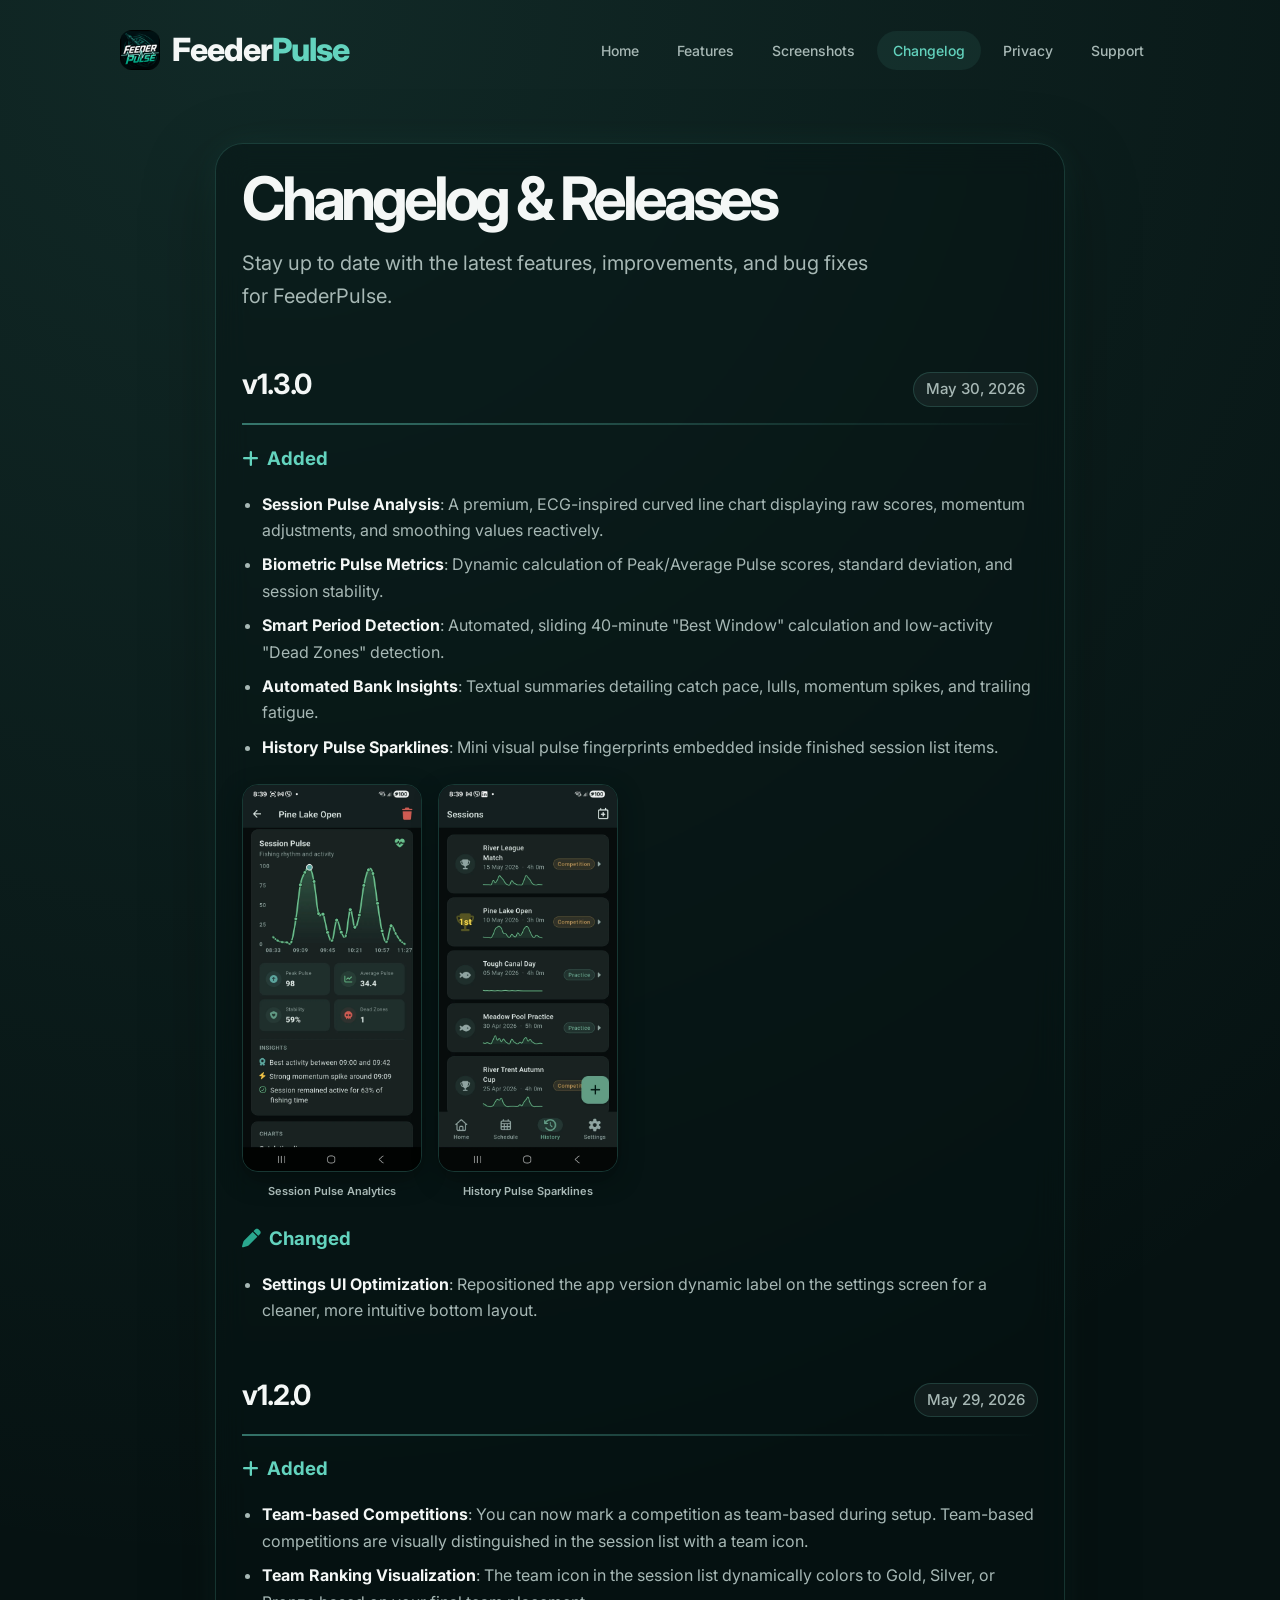
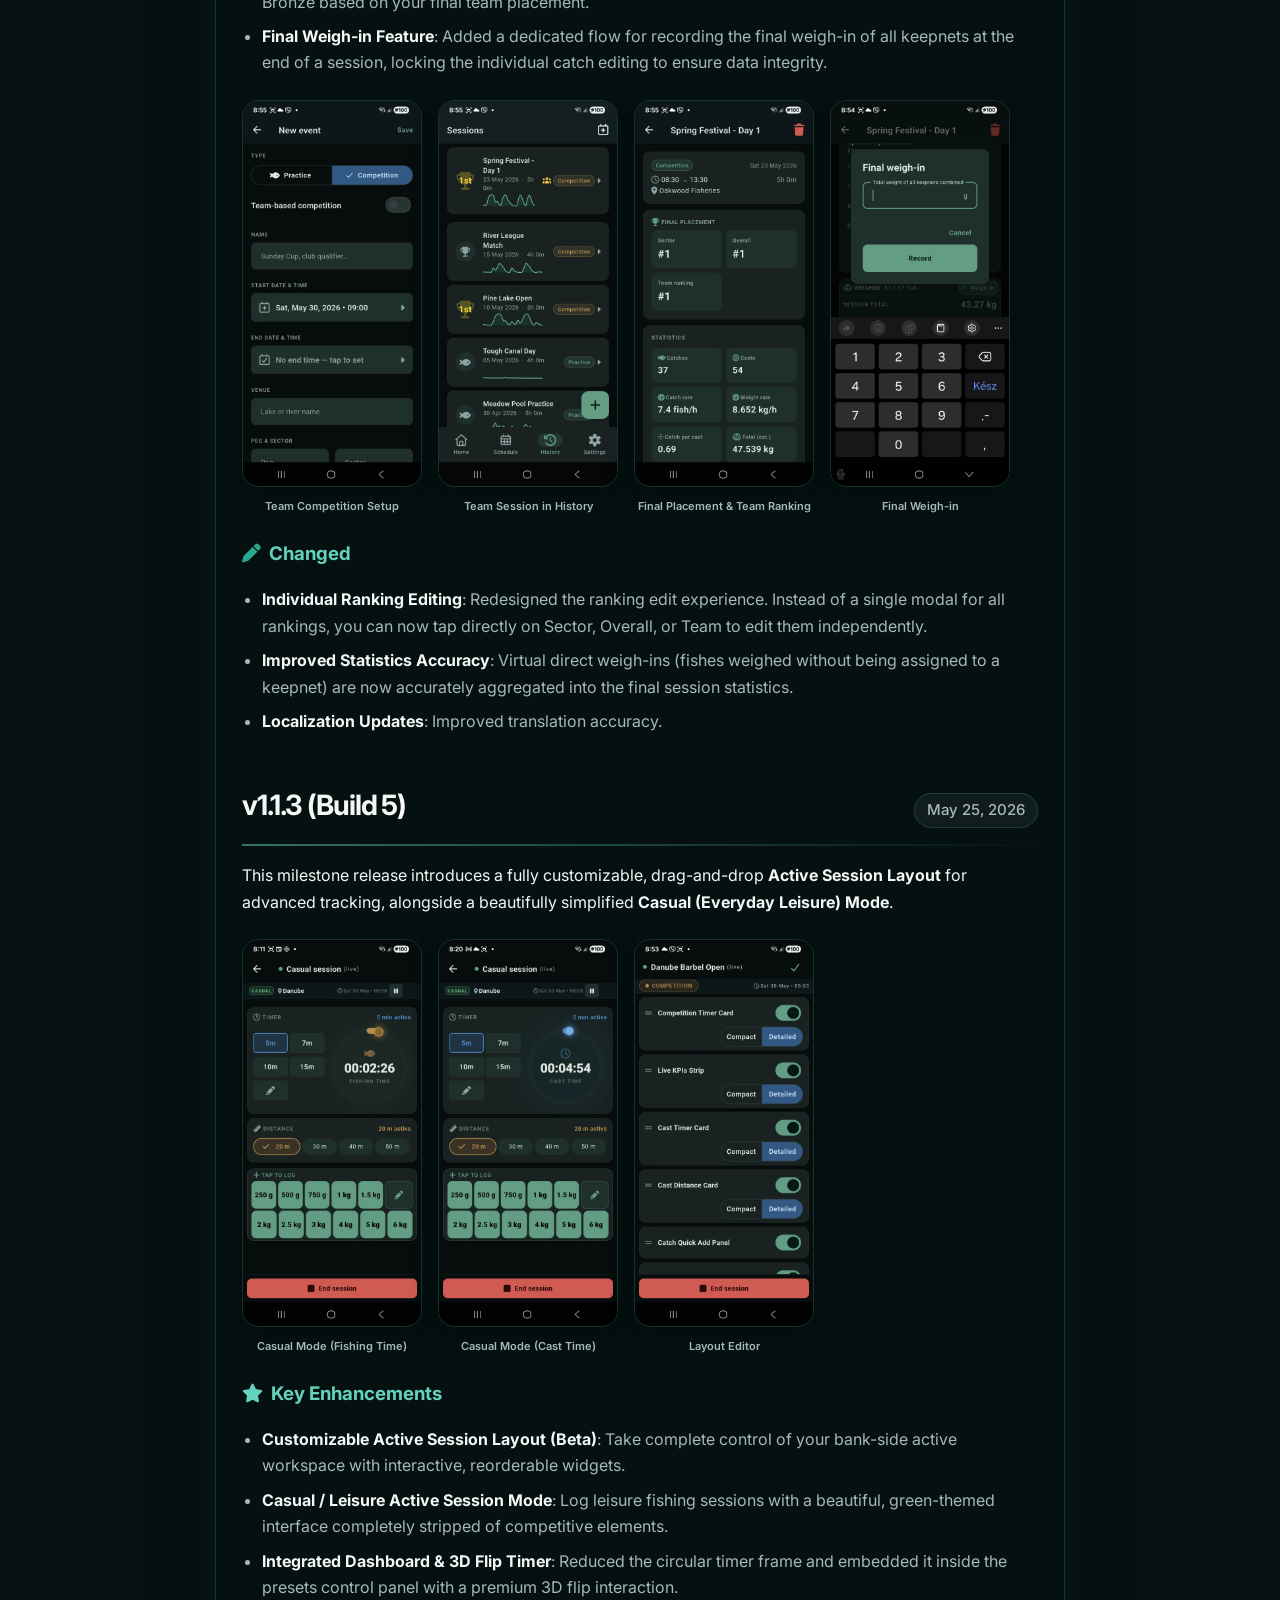
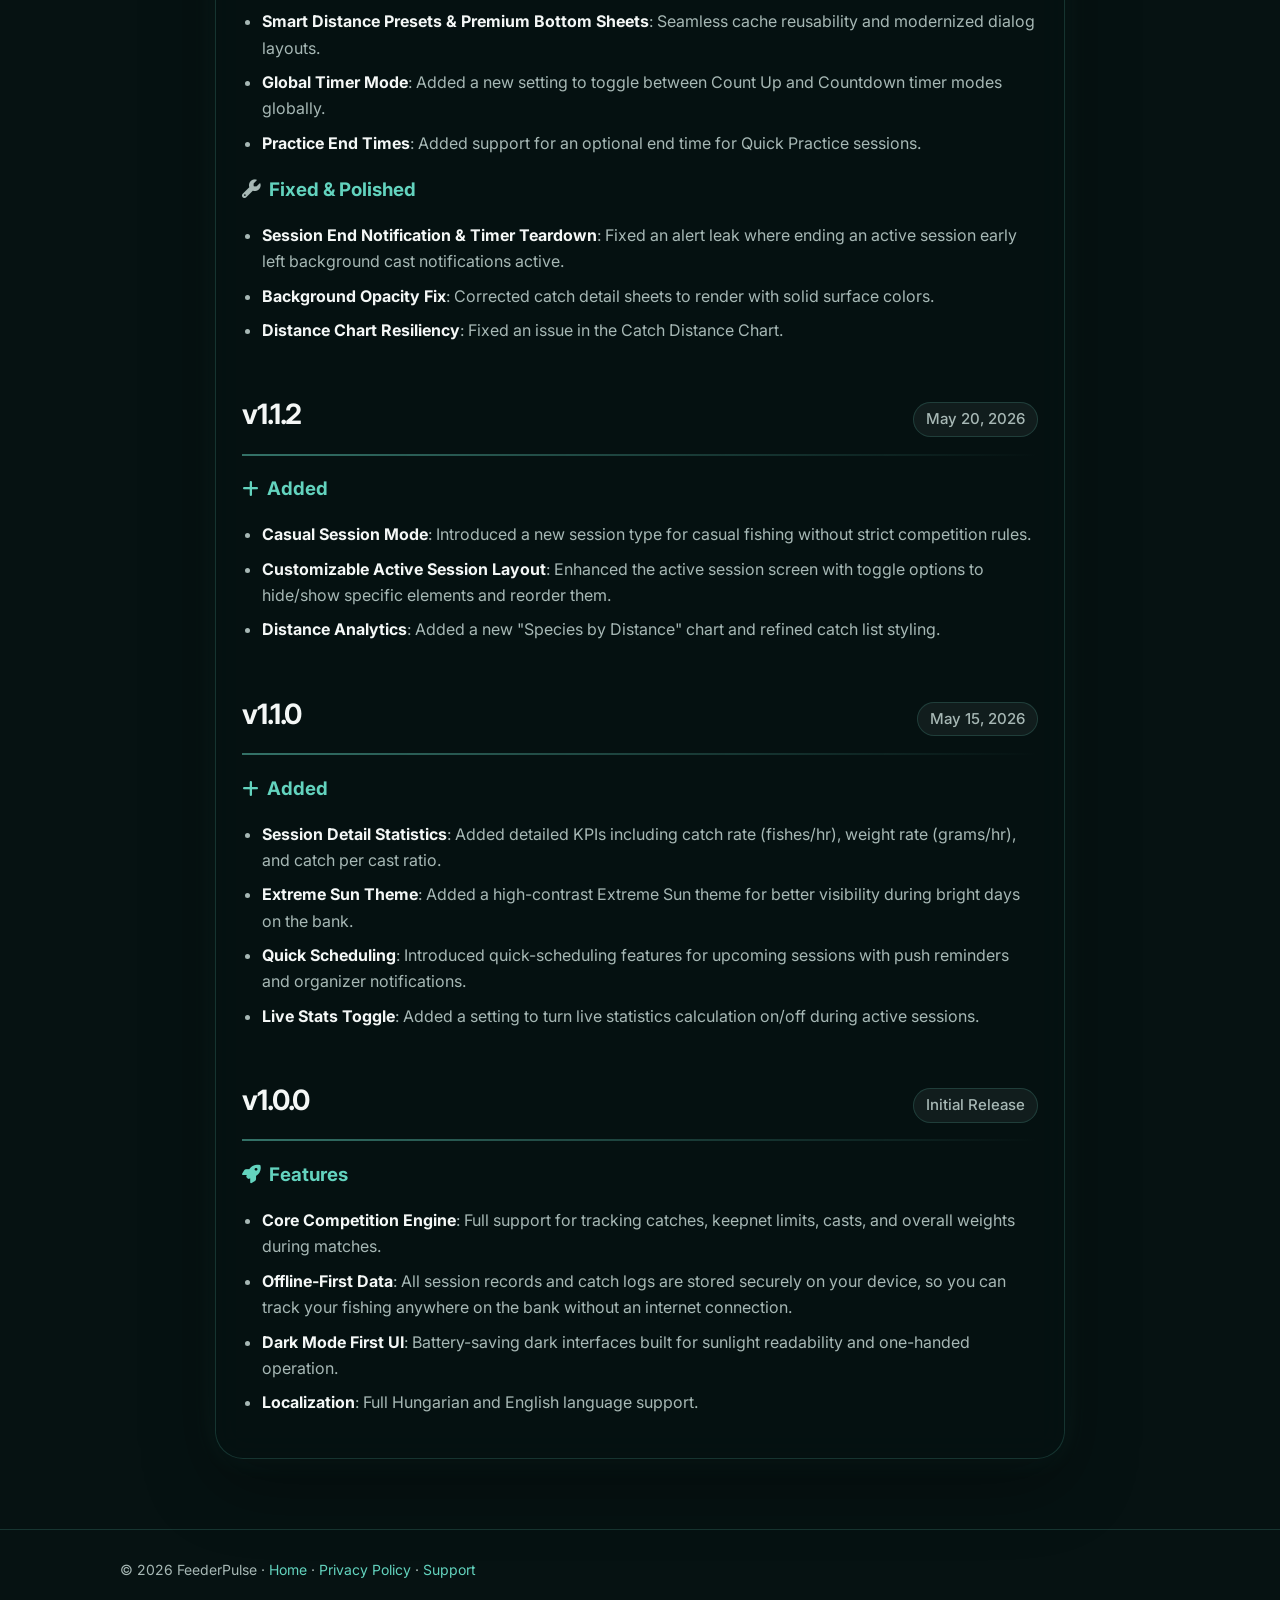
<file: changelog/index.html>
<!DOCTYPE html>
<html lang="en">

<head>
  <meta charset="UTF-8" />
  <meta name="viewport" content="width=device-width, initial-scale=1.0" />
  <title>Changelog & Releases — FeederPulse</title>
  <meta name="description" content="FeederPulse release notes, upcoming features, and historical changelog." />

  <!-- Open Graph / Facebook -->
  <meta property="og:type" content="website" />
  <meta property="og:url" content="https://feederpulse.app/changelog/" />
  <meta property="og:title" content="Changelog & Releases — FeederPulse" />
  <meta property="og:description" content="FeederPulse release notes, upcoming features, and historical changelog." />
  <meta property="og:image" content="https://feederpulse.app/assets/apple-touch-icon.png" />

  <!-- Twitter -->
  <meta property="twitter:card" content="summary_large_image" />
  <meta property="twitter:url" content="https://feederpulse.app/changelog/" />
  <meta property="twitter:title" content="Changelog & Releases — FeederPulse" />
  <meta property="twitter:description" content="FeederPulse release notes, upcoming features, and historical changelog." />
  <meta property="twitter:image" content="https://feederpulse.app/assets/apple-touch-icon.png" />

  <!-- Favicon & Touch Icons -->
  <link rel="icon" type="image/png" sizes="32x32" href="../assets/favicon-32x32.png" />
  <link rel="apple-touch-icon" sizes="180x180" href="../assets/apple-touch-icon.png" />

  <!-- Google Fonts (Inter) -->
  <link rel="preconnect" href="https://fonts.googleapis.com">
  <link rel="preconnect" href="https://fonts.gstatic.com" crossorigin>
  <link href="https://fonts.googleapis.com/css2?family=Inter:wght@300;400;500;600;700;800;900&display=swap" rel="stylesheet">

  <!-- Google Analytics (gtag.js) -->
  <script async src="https://www.googletagmanager.com/gtag/js?id=G-5XJ4RJ6B6T"></script>
  <script>
    window.dataLayer = window.dataLayer || [];
    function gtag(){dataLayer.push(arguments);}
    gtag('js', new Date());

    gtag('config', 'G-5XJ4RJ6B6T');
  </script>

  <link rel="stylesheet" href="../styles/main.css?v=1.0.1" />
  <link rel="stylesheet" href="https://cdnjs.cloudflare.com/ajax/libs/font-awesome/6.7.2/css/all.min.css" />
</head>

<body>
  <header class="container nav">
    <a class="brand" href="../" aria-label="FeederPulse home">
      <img src="../assets/logo.png" alt="FeederPulse Logo" class="brand-logo">
      <span>Feeder<span class="brand-pulse">Pulse</span></span>
    </a>
    <button class="nav-toggle" id="nav-toggle" aria-label="Toggle navigation" aria-expanded="false" aria-controls="nav-menu">
      <i class="fa-solid fa-bars"></i>
    </button>
    <nav class="nav-links" id="nav-menu">
      <a href="../">Home</a>
      <a href="../#features">Features</a>
      <a href="../#screenshots">Screenshots</a>
      <a href="../changelog/" class="active">Changelog</a>
      <a href="../privacy-policy/">Privacy</a>
      <a href="../support/">Support</a>
    </nav>
  </header>

  <main class="container policy">
    <div class="card changelog">
      <h1>Changelog & Releases</h1>
      <p class="lead">Stay up to date with the latest features, improvements, and bug fixes for FeederPulse.</p>

      <div class="release-item">
        <div class="release-header">
          <h2>v1.3.0</h2>
          <span class="release-date">May 30, 2026</span>
        </div>
        <div class="pulse-line"></div>
        <div class="release-content">
          <h3><i class="fa-solid fa-plus" style="color:var(--accent);margin-right:8px;"></i>Added</h3>
          <ul>
            <li><strong>Session Pulse Analysis</strong>: A premium, ECG-inspired curved line chart displaying raw scores, momentum adjustments, and smoothing values reactively.</li>
            <li><strong>Biometric Pulse Metrics</strong>: Dynamic calculation of Peak/Average Pulse scores, standard deviation, and session stability.</li>
            <li><strong>Smart Period Detection</strong>: Automated, sliding 40-minute "Best Window" calculation and low-activity "Dead Zones" detection.</li>
            <li><strong>Automated Bank Insights</strong>: Textual summaries detailing catch pace, lulls, momentum spikes, and trailing fatigue.</li>
            <li><strong>History Pulse Sparklines</strong>: Mini visual pulse fingerprints embedded inside finished session list items.</li>
          </ul>
          
          <div style="display: flex; gap: 16px; margin: 24px 0; flex-wrap: wrap; justify-content: flex-start;">
            <div style="display: flex; flex-direction: column; gap: 6px; width: 180px;">
              <img src="../assets/screenshots/1000003124.webp" alt="Session Pulse Analytics" style="width: 100%; border-radius: 16px; border: 1px solid var(--border); box-shadow: 0 8px 24px rgba(0,0,0,0.35); transition: transform 0.25s; cursor: pointer;" onmouseover="this.style.transform='translateY(-4px) scale(1.02)'" onmouseout="this.style.transform='translateY(0) scale(1)'" />
              <span class="muted" style="font-size: 11px; text-align: center; margin-top: 4px; font-weight: 600;">Session Pulse Analytics</span>
            </div>
            <div style="display: flex; flex-direction: column; gap: 6px; width: 180px;">
              <img src="../assets/screenshots/1000003122.webp" alt="History Pulse Sparklines" style="width: 100%; border-radius: 16px; border: 1px solid var(--border); box-shadow: 0 8px 24px rgba(0,0,0,0.35); transition: transform 0.25s; cursor: pointer;" onmouseover="this.style.transform='translateY(-4px) scale(1.02)'" onmouseout="this.style.transform='translateY(0) scale(1)'" />
              <span class="muted" style="font-size: 11px; text-align: center; margin-top: 4px; font-weight: 600;">History Pulse Sparklines</span>
            </div>
          </div>
          
          <h3><i class="fa-solid fa-pen" style="color:var(--accent-2);margin-right:8px;"></i>Changed</h3>
          <ul>
            <li><strong>Settings UI Optimization</strong>: Repositioned the app version dynamic label on the settings screen for a cleaner, more intuitive bottom layout.</li>
          </ul>
        </div>
      </div>

      <div class="release-item">
        <div class="release-header">
          <h2>v1.2.0</h2>
          <span class="release-date">May 29, 2026</span>
        </div>
        <div class="pulse-line"></div>
        <div class="release-content">
          <h3><i class="fa-solid fa-plus" style="color:var(--accent);margin-right:8px;"></i>Added</h3>
          <ul>
            <li><strong>Team-based Competitions</strong>: You can now mark a competition as team-based during setup. Team-based competitions are visually distinguished in the session list with a team icon.</li>
            <li><strong>Team Ranking Visualization</strong>: The team icon in the session list dynamically colors to Gold, Silver, or Bronze based on your final team placement.</li>
            <li><strong>Final Weigh-in Feature</strong>: Added a dedicated flow for recording the final weigh-in of all keepnets at the end of a session, locking the individual catch editing to ensure data integrity.</li>
          </ul>
          
          <div style="display: flex; gap: 16px; margin: 24px 0; flex-wrap: wrap; justify-content: flex-start;">
            <div style="display: flex; flex-direction: column; gap: 6px; width: 180px;">
              <img src="../assets/screenshots/1000003137.webp" alt="New event setup with Team-based competition toggle" style="width: 100%; border-radius: 16px; border: 1px solid var(--border); box-shadow: 0 8px 24px rgba(0,0,0,0.35); transition: transform 0.25s; cursor: pointer;" onmouseover="this.style.transform='translateY(-4px) scale(1.02)'" onmouseout="this.style.transform='translateY(0) scale(1)'" />
              <span class="muted" style="font-size: 11px; text-align: center; margin-top: 4px; font-weight: 600;">Team Competition Setup</span>
            </div>
            <div style="display: flex; flex-direction: column; gap: 6px; width: 180px;">
              <img src="../assets/screenshots/1000003135.webp" alt="Sessions history list with team icon and sparklines" style="width: 100%; border-radius: 16px; border: 1px solid var(--border); box-shadow: 0 8px 24px rgba(0,0,0,0.35); transition: transform 0.25s; cursor: pointer;" onmouseover="this.style.transform='translateY(-4px) scale(1.02)'" onmouseout="this.style.transform='translateY(0) scale(1)'" />
              <span class="muted" style="font-size: 11px; text-align: center; margin-top: 4px; font-weight: 600;">Team Session in History</span>
            </div>
            <div style="display: flex; flex-direction: column; gap: 6px; width: 180px;">
              <img src="../assets/screenshots/1000003133.webp" alt="Session detail showing Final Placement with Team Ranking" style="width: 100%; border-radius: 16px; border: 1px solid var(--border); box-shadow: 0 8px 24px rgba(0,0,0,0.35); transition: transform 0.25s; cursor: pointer;" onmouseover="this.style.transform='translateY(-4px) scale(1.02)'" onmouseout="this.style.transform='translateY(0) scale(1)'" />
              <span class="muted" style="font-size: 11px; text-align: center; margin-top: 4px; font-weight: 600;">Final Placement &amp; Team Ranking</span>
            </div>
            <div style="display: flex; flex-direction: column; gap: 6px; width: 180px;">
              <img src="../assets/screenshots/1000003129.webp" alt="Final weigh-in dialog for recording total keepnet weight" style="width: 100%; border-radius: 16px; border: 1px solid var(--border); box-shadow: 0 8px 24px rgba(0,0,0,0.35); transition: transform 0.25s; cursor: pointer;" onmouseover="this.style.transform='translateY(-4px) scale(1.02)'" onmouseout="this.style.transform='translateY(0) scale(1)'" />
              <span class="muted" style="font-size: 11px; text-align: center; margin-top: 4px; font-weight: 600;">Final Weigh-in</span>
            </div>
          </div>
          
          <h3><i class="fa-solid fa-pen" style="color:var(--accent-2);margin-right:8px;"></i>Changed</h3>
          <ul>
            <li><strong>Individual Ranking Editing</strong>: Redesigned the ranking edit experience. Instead of a single modal for all rankings, you can now tap directly on Sector, Overall, or Team to edit them independently.</li>
            <li><strong>Improved Statistics Accuracy</strong>: Virtual direct weigh-ins (fishes weighed without being assigned to a keepnet) are now accurately aggregated into the final session statistics.</li>
            <li><strong>Localization Updates</strong>: Improved translation accuracy.</li>
          </ul>
        </div>
      </div>

      <div class="release-item">
        <div class="release-header">
          <h2>v1.1.3 (Build 5)</h2>
          <span class="release-date">May 25, 2026</span>
        </div>
        <div class="pulse-line"></div>
        <div class="release-content">
          <p>This milestone release introduces a fully customizable, drag-and-drop <strong>Active Session Layout</strong> for advanced tracking, alongside a beautifully simplified <strong>Casual (Everyday Leisure) Mode</strong>.</p>
          
          <div style="display: flex; gap: 16px; margin: 24px 0; flex-wrap: wrap; justify-content: flex-start;">
            <div style="display: flex; flex-direction: column; gap: 6px; width: 180px;">
              <img src="../assets/screenshots/1000003116.webp" alt="Casual Mode (Fishing Time)" style="width: 100%; border-radius: 16px; border: 1px solid var(--border); box-shadow: 0 8px 24px rgba(0,0,0,0.35); transition: transform 0.25s; cursor: pointer;" onmouseover="this.style.transform='translateY(-4px) scale(1.02)'" onmouseout="this.style.transform='translateY(0) scale(1)'" />
              <span class="muted" style="font-size: 11px; text-align: center; margin-top: 4px; font-weight: 600;">Casual Mode (Fishing Time)</span>
            </div>
            <div style="display: flex; flex-direction: column; gap: 6px; width: 180px;">
              <img src="../assets/screenshots/1000003120.webp" alt="Casual Mode (Cast Time)" style="width: 100%; border-radius: 16px; border: 1px solid var(--border); box-shadow: 0 8px 24px rgba(0,0,0,0.35); transition: transform 0.25s; cursor: pointer;" onmouseover="this.style.transform='translateY(-4px) scale(1.02)'" onmouseout="this.style.transform='translateY(0) scale(1)'" />
              <span class="muted" style="font-size: 11px; text-align: center; margin-top: 4px; font-weight: 600;">Casual Mode (Cast Time)</span>
            </div>
            <div style="display: flex; flex-direction: column; gap: 6px; width: 180px;">
              <img src="../assets/screenshots/layout_editor.webp" alt="Customizable Active Session Layout editor with draggable widget cards" style="width: 100%; border-radius: 16px; border: 1px solid var(--border); box-shadow: 0 8px 24px rgba(0,0,0,0.35); transition: transform 0.25s; cursor: pointer;" onmouseover="this.style.transform='translateY(-4px) scale(1.02)'" onmouseout="this.style.transform='translateY(0) scale(1)'" />
              <span class="muted" style="font-size: 11px; text-align: center; margin-top: 4px; font-weight: 600;">Layout Editor</span>
            </div>
          </div>
          
          <h3><i class="fa-solid fa-star" style="color:var(--accent);margin-right:8px;"></i>Key Enhancements</h3>
          <ul>
            <li><strong>Customizable Active Session Layout (Beta)</strong>: Take complete control of your bank-side active workspace with interactive, reorderable widgets.</li>
            <li><strong>Casual / Leisure Active Session Mode</strong>: Log leisure fishing sessions with a beautiful, green-themed interface completely stripped of competitive elements.</li>
            <li><strong>Integrated Dashboard & 3D Flip Timer</strong>: Reduced the circular timer frame and embedded it inside the presets control panel with a premium 3D flip interaction.</li>
            <li><strong>Smart Distance Presets & Premium Bottom Sheets</strong>: Seamless cache reusability and modernized dialog layouts.</li>
            <li><strong>Global Timer Mode</strong>: Added a new setting to toggle between Count Up and Countdown timer modes globally.</li>
            <li><strong>Practice End Times</strong>: Added support for an optional end time for Quick Practice sessions.</li>
          </ul>

          <h3><i class="fa-solid fa-wrench" style="color:var(--muted);margin-right:8px;"></i>Fixed & Polished</h3>
          <ul>
            <li><strong>Session End Notification & Timer Teardown</strong>: Fixed an alert leak where ending an active session early left background cast notifications active.</li>
            <li><strong>Background Opacity Fix</strong>: Corrected catch detail sheets to render with solid surface colors.</li>
            <li><strong>Distance Chart Resiliency</strong>: Fixed an issue in the Catch Distance Chart.</li>
          </ul>
        </div>
      </div>

      <div class="release-item">
        <div class="release-header">
          <h2>v1.1.2</h2>
          <span class="release-date">May 20, 2026</span>
        </div>
        <div class="pulse-line"></div>
        <div class="release-content">
          <h3><i class="fa-solid fa-plus" style="color:var(--accent);margin-right:8px;"></i>Added</h3>
          <ul>
            <li><strong>Casual Session Mode</strong>: Introduced a new session type for casual fishing without strict competition rules.</li>
            <li><strong>Customizable Active Session Layout</strong>: Enhanced the active session screen with toggle options to hide/show specific elements and reorder them.</li>
            <li><strong>Distance Analytics</strong>: Added a new "Species by Distance" chart and refined catch list styling.</li>
          </ul>
        </div>
      </div>

      <div class="release-item">
        <div class="release-header">
          <h2>v1.1.0</h2>
          <span class="release-date">May 15, 2026</span>
        </div>
        <div class="pulse-line"></div>
        <div class="release-content">
          <h3><i class="fa-solid fa-plus" style="color:var(--accent);margin-right:8px;"></i>Added</h3>
          <ul>
            <li><strong>Session Detail Statistics</strong>: Added detailed KPIs including catch rate (fishes/hr), weight rate (grams/hr), and catch per cast ratio.</li>
            <li><strong>Extreme Sun Theme</strong>: Added a high-contrast Extreme Sun theme for better visibility during bright days on the bank.</li>
            <li><strong>Quick Scheduling</strong>: Introduced quick-scheduling features for upcoming sessions with push reminders and organizer notifications.</li>
            <li><strong>Live Stats Toggle</strong>: Added a setting to turn live statistics calculation on/off during active sessions.</li>
          </ul>
        </div>
      </div>

      <div class="release-item">
        <div class="release-header">
          <h2>v1.0.0</h2>
          <span class="release-date">Initial Release</span>
        </div>
        <div class="pulse-line"></div>
        <div class="release-content">
          <h3><i class="fa-solid fa-rocket" style="color:var(--accent);margin-right:8px;"></i>Features</h3>
          <ul>
            <li><strong>Core Competition Engine</strong>: Full support for tracking catches, keepnet limits, casts, and overall weights during matches.</li>
            <li><strong>Offline-First Data</strong>: All session records and catch logs are stored securely on your device, so you can track your fishing anywhere on the bank without an internet connection.</li>
            <li><strong>Dark Mode First UI</strong>: Battery-saving dark interfaces built for sunlight readability and one-handed operation.</li>
            <li><strong>Localization</strong>: Full Hungarian and English language support.</li>
          </ul>
        </div>
      </div>

    </div>
  </main>

  <footer>
    <div class="container">© 2026 Feeder<span class="">Pulse</span> · <a href="../">Home</a> · <a href="../privacy-policy/">Privacy Policy</a> · <a href="../support/">Support</a></div>
  </footer>
  <script>
    const navToggle = document.getElementById('nav-toggle');
    const navMenu = document.getElementById('nav-menu');
    
    if (navToggle && navMenu) {
      navToggle.addEventListener('click', () => {
        const isExpanded = navToggle.getAttribute('aria-expanded') === 'true';
        navToggle.setAttribute('aria-expanded', !isExpanded);
        navMenu.classList.toggle('is-active');
        
        // Morph hamburger icon into close X
        const icon = navToggle.querySelector('i');
        if (icon) {
          if (!isExpanded) {
            icon.classList.remove('fa-bars');
            icon.classList.add('fa-xmark');
          } else {
            icon.classList.remove('fa-xmark');
            icon.classList.add('fa-bars');
          }
        }
        
        document.body.style.overflow = !isExpanded ? 'hidden' : '';
      });
    }
  </script>
</body>

</html>
</file>
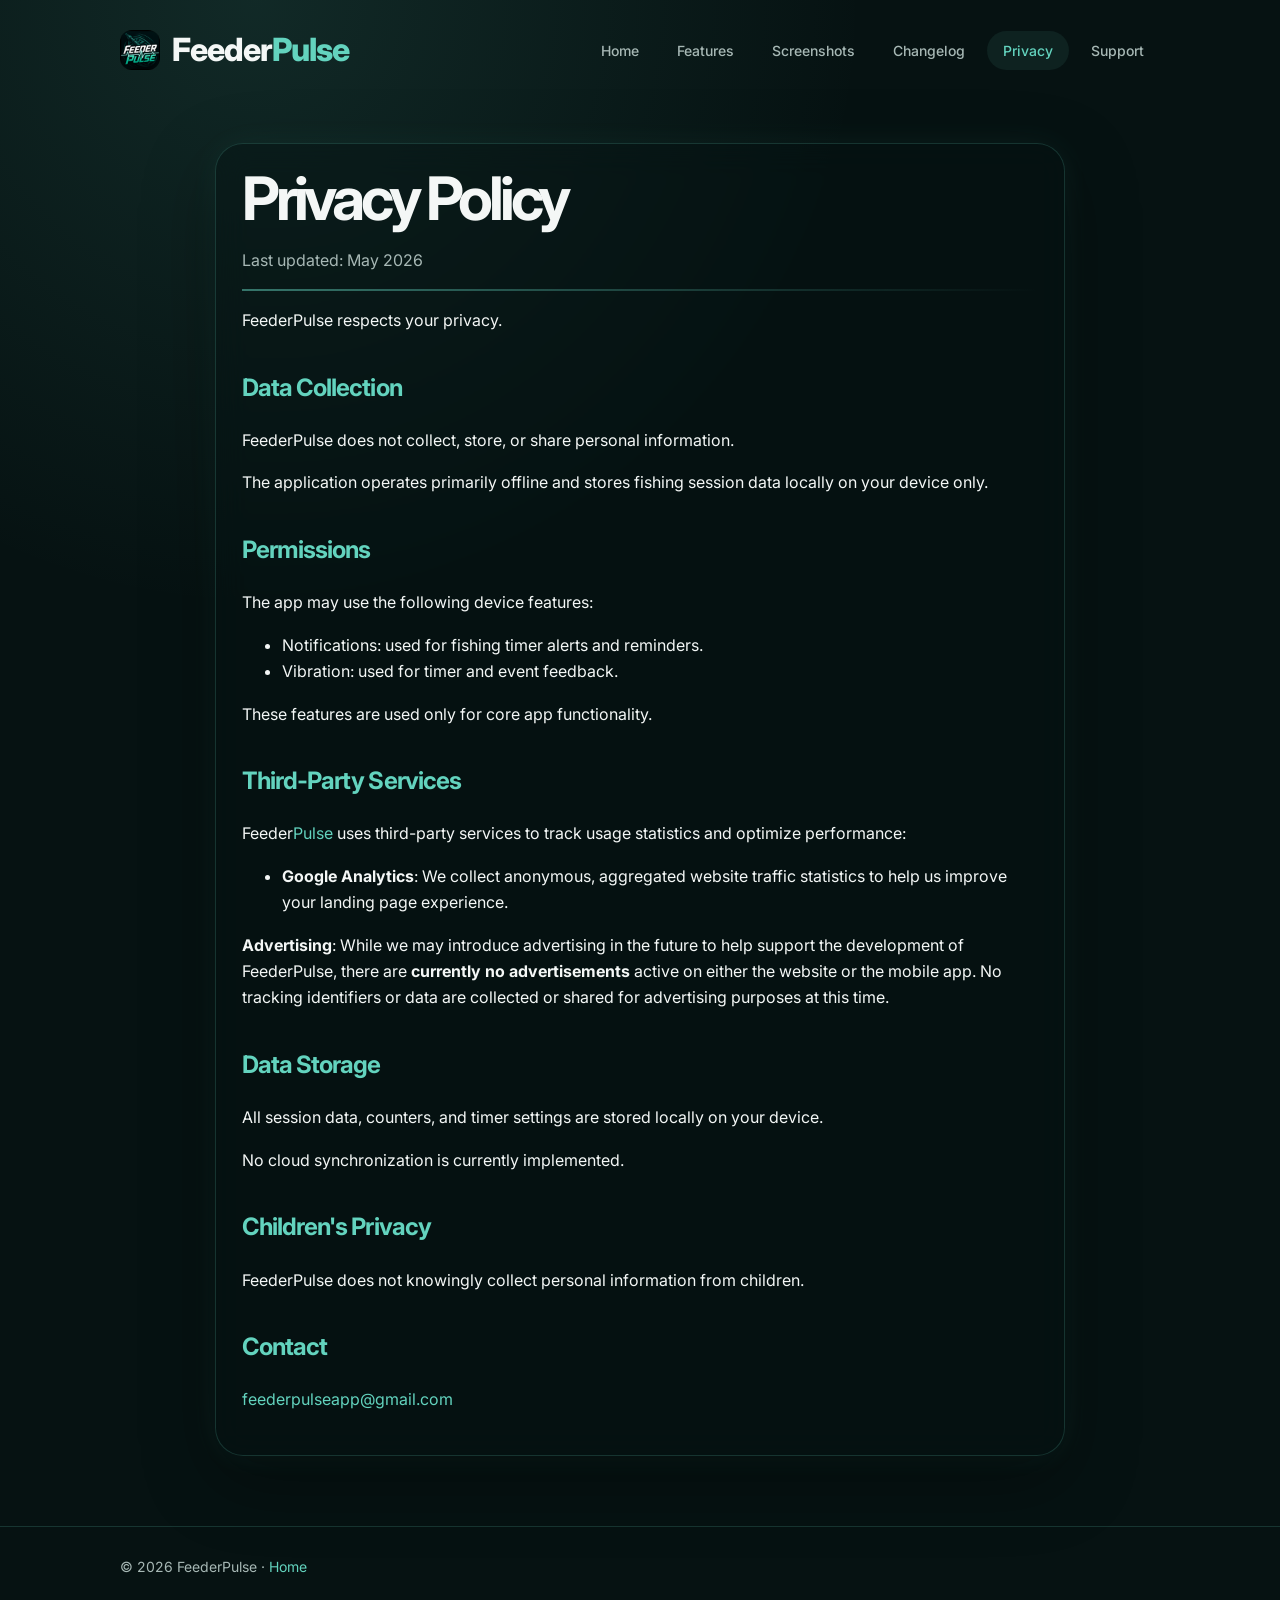
<file: privacy-policy/index.html>
<!DOCTYPE html>
<html lang="en">

<head>
  <meta charset="UTF-8" />
  <meta name="viewport" content="width=device-width, initial-scale=1.0" />
  <title>Privacy Policy — FeederPulse</title>
  <meta name="description" content="FeederPulse privacy policy and data protection details." />

  <!-- Open Graph / Facebook -->
  <meta property="og:type" content="website" />
  <meta property="og:url" content="https://feederpulse.app/privacy-policy/" />
  <meta property="og:title" content="Privacy Policy — FeederPulse" />
  <meta property="og:description" content="Read about how FeederPulse respects and protects your privacy offline." />
  <meta property="og:image" content="https://feederpulse.app/assets/apple-touch-icon.png" />

  <!-- Twitter -->
  <meta property="twitter:card" content="summary_large_image" />
  <meta property="twitter:url" content="https://feederpulse.app/privacy-policy/" />
  <meta property="twitter:title" content="Privacy Policy — FeederPulse" />
  <meta property="twitter:description" content="Read about how FeederPulse respects and protects your privacy offline." />
  <meta property="twitter:image" content="https://feederpulse.app/assets/apple-touch-icon.png" />

  <!-- Favicon & Touch Icons -->
  <link rel="icon" type="image/png" sizes="32x32" href="../assets/favicon-32x32.png" />
  <link rel="apple-touch-icon" sizes="180x180" href="../assets/apple-touch-icon.png" />

  <!-- Google Fonts (Inter) -->
  <link rel="preconnect" href="https://fonts.googleapis.com">
  <link rel="preconnect" href="https://fonts.gstatic.com" crossorigin>
  <link href="https://fonts.googleapis.com/css2?family=Inter:wght@300;400;500;600;700;800;900&display=swap" rel="stylesheet">

  <!-- Google Analytics (gtag.js) -->
  <script async src="https://www.googletagmanager.com/gtag/js?id=G-5XJ4RJ6B6T"></script>
  <script>
    window.dataLayer = window.dataLayer || [];
    function gtag(){dataLayer.push(arguments);}
    gtag('js', new Date());

    gtag('config', 'G-5XJ4RJ6B6T');
  </script>

  <link rel="stylesheet" href="../styles/main.css?v=1.0.1" />
  <link rel="stylesheet" href="https://cdnjs.cloudflare.com/ajax/libs/font-awesome/6.7.2/css/all.min.css" />
</head>

<body>
  <header class="container nav">
    <a class="brand" href="../" aria-label="FeederPulse home">
      <img src="../assets/logo.png" alt="FeederPulse Logo" class="brand-logo">
      <span>Feeder<span class="brand-pulse">Pulse</span></span>
    </a>
    <button class="nav-toggle" id="nav-toggle" aria-label="Toggle navigation" aria-expanded="false" aria-controls="nav-menu">
      <i class="fa-solid fa-bars"></i>
    </button>
    <nav class="nav-links" id="nav-menu">
      <a href="../">Home</a>
      <a href="../#features">Features</a>
      <a href="../#screenshots">Screenshots</a>
      <a href="../changelog/">Changelog</a>
      <a href="../privacy-policy/" class="active">Privacy</a>
      <a href="../support/">Support</a>
    </nav>
  </header>

  <main class="container policy">
    <div class="card">
      <h1>Privacy Policy</h1>
      <p class="muted">Last updated: May 2026</p>
      <div class="pulse-line"></div>

      <p>Feeder<span class="">Pulse</span> respects your privacy.</p>

      <h2>Data Collection</h2>
      <p>Feeder<span class="">Pulse</span> does not collect, store, or share personal information.</p>
      <p>The application operates primarily offline and stores fishing session data locally on your device only.</p>

      <h2>Permissions</h2>
      <p>The app may use the following device features:</p>
      <ul>
        <li>Notifications: used for fishing timer alerts and reminders.</li>
        <li>Vibration: used for timer and event feedback.</li>
      </ul>
      <p>These features are used only for core app functionality.</p>

      <h2>Third-Party Services</h2>
      <p>Feeder<span class="brand-pulse">Pulse</span> uses third-party services to track usage statistics and optimize performance:</p>
      <ul>
        <li><strong>Google Analytics</strong>: We collect anonymous, aggregated website traffic statistics to help us improve your landing page experience.</li>
      </ul>
      <p><strong>Advertising</strong>: While we may introduce advertising in the future to help support the development of FeederPulse, there are <strong>currently no advertisements</strong> active on either the website or the mobile app. No tracking identifiers or data are collected or shared for advertising purposes at this time.</p>

      <h2>Data Storage</h2>
      <p>All session data, counters, and timer settings are stored locally on your device.</p>
      <p>No cloud synchronization is currently implemented.</p>

      <h2>Children's Privacy</h2>
      <p>Feeder<span class="">Pulse</span> does not knowingly collect personal information from children.</p>

      <h2>Contact</h2>
      <p><a href="mailto:feederpulseapp@gmail.com">feederpulseapp@gmail.com</a></p>
    </div>
  </main>

  <footer>
    <div class="container">© 2026 Feeder<span class="">Pulse</span> · <a href=" ../">Home</a></div>
  </footer>
  <script>
    const navToggle = document.getElementById('nav-toggle');
    const navMenu = document.getElementById('nav-menu');
    
    if (navToggle && navMenu) {
      navToggle.addEventListener('click', () => {
        const isExpanded = navToggle.getAttribute('aria-expanded') === 'true';
        navToggle.setAttribute('aria-expanded', !isExpanded);
        navMenu.classList.toggle('is-active');
        
        // Morph hamburger icon into close X
        const icon = navToggle.querySelector('i');
        if (icon) {
          if (!isExpanded) {
            icon.classList.remove('fa-bars');
            icon.classList.add('fa-xmark');
          } else {
            icon.classList.remove('fa-xmark');
            icon.classList.add('fa-bars');
          }
        }
        
        document.body.style.overflow = !isExpanded ? 'hidden' : '';
      });
    }
  </script>
</body>

</html>
</file>
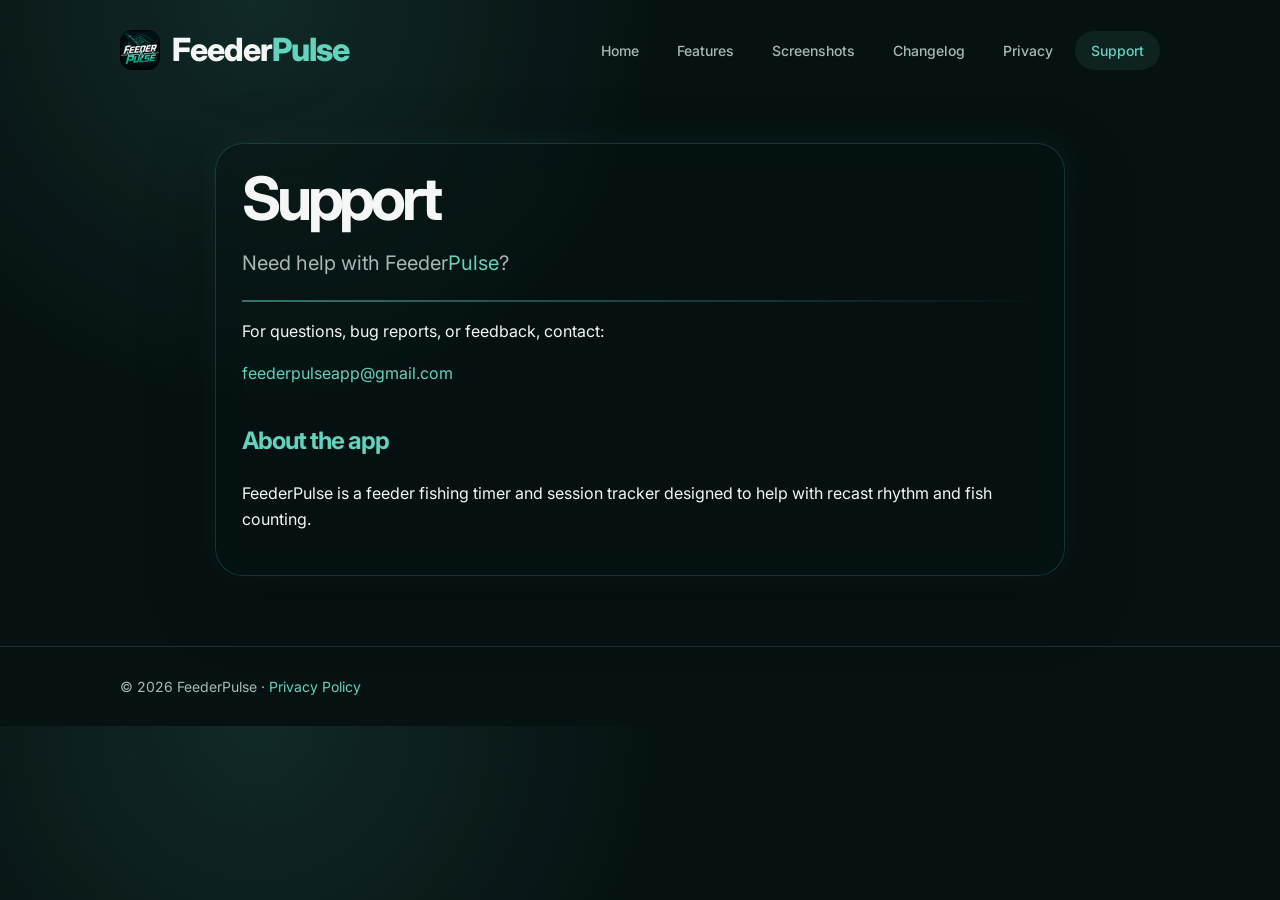
<file: support/index.html>
<!DOCTYPE html>
<html lang="en">

<head>
  <meta charset="UTF-8" />
  <meta name="viewport" content="width=device-width, initial-scale=1.0" />
  <title>Support — FeederPulse</title>
  <meta name="description" content="Need help with FeederPulse? Contact our support team." />

  <!-- Open Graph / Facebook -->
  <meta property="og:type" content="website" />
  <meta property="og:url" content="https://feederpulse.app/support/" />
  <meta property="og:title" content="Support — FeederPulse" />
  <meta property="og:description" content="Need help with FeederPulse? Contact our support team." />
  <meta property="og:image" content="https://feederpulse.app/assets/apple-touch-icon.png" />

  <!-- Twitter -->
  <meta property="twitter:card" content="summary_large_image" />
  <meta property="twitter:url" content="https://feederpulse.app/support/" />
  <meta property="twitter:title" content="Support — FeederPulse" />
  <meta property="twitter:description" content="Need help with FeederPulse? Contact our support team." />
  <meta property="twitter:image" content="https://feederpulse.app/assets/apple-touch-icon.png" />

  <!-- Favicon & Touch Icons -->
  <link rel="icon" type="image/png" sizes="32x32" href="../assets/favicon-32x32.png" />
  <link rel="apple-touch-icon" sizes="180x180" href="../assets/apple-touch-icon.png" />

  <!-- Google Fonts (Inter) -->
  <link rel="preconnect" href="https://fonts.googleapis.com">
  <link rel="preconnect" href="https://fonts.gstatic.com" crossorigin>
  <link href="https://fonts.googleapis.com/css2?family=Inter:wght@300;400;500;600;700;800;900&display=swap" rel="stylesheet">

  <!-- Google Analytics (gtag.js) -->
  <script async src="https://www.googletagmanager.com/gtag/js?id=G-5XJ4RJ6B6T"></script>
  <script>
    window.dataLayer = window.dataLayer || [];
    function gtag(){dataLayer.push(arguments);}
    gtag('js', new Date());

    gtag('config', 'G-5XJ4RJ6B6T');
  </script>

  <link rel="stylesheet" href="../styles/main.css?v=1.0.1" />
  <link rel="stylesheet" href="https://cdnjs.cloudflare.com/ajax/libs/font-awesome/6.7.2/css/all.min.css" />
</head>

<body>
  <header class="container nav">
    <a class="brand" href="../" aria-label="FeederPulse home">
      <img src="../assets/logo.png" alt="FeederPulse Logo" class="brand-logo">
      <span>Feeder<span class="brand-pulse">Pulse</span></span>
    </a>
    <button class="nav-toggle" id="nav-toggle" aria-label="Toggle navigation" aria-expanded="false" aria-controls="nav-menu">
      <i class="fa-solid fa-bars"></i>
    </button>
    <nav class="nav-links" id="nav-menu">
      <a href="../">Home</a>
      <a href="../#features">Features</a>
      <a href="../#screenshots">Screenshots</a>
      <a href="../changelog/">Changelog</a>
      <a href="../privacy-policy/">Privacy</a>
      <a href="../support/" class="active">Support</a>
    </nav>
  </header>

  <main class="container policy">
    <div class="card">
      <h1>Support</h1>
      <p class="lead">Need help with Feeder<span class="brand-pulse">Pulse</span>?</p>
      <div class="pulse-line"></div>
      <p>For questions, bug reports, or feedback, contact:</p>
      <p><a href="mailto:feederpulseapp@gmail.com">feederpulseapp@gmail.com</a></p>
      <h2>About the app</h2>
      <p>Feeder<span class="">Pulse</span> is a feeder fishing timer and session tracker designed to help
        with recast rhythm and fish counting.</p>
    </div>
  </main>

  <footer>
    <div class="container">© 2026 Feeder<span class="">Pulse</span> · <a href="../privacy-policy/">Privacy
        Policy</a></div>
  </footer>
  <script>
    const navToggle = document.getElementById('nav-toggle');
    const navMenu = document.getElementById('nav-menu');
    
    if (navToggle && navMenu) {
      navToggle.addEventListener('click', () => {
        const isExpanded = navToggle.getAttribute('aria-expanded') === 'true';
        navToggle.setAttribute('aria-expanded', !isExpanded);
        navMenu.classList.toggle('is-active');
        
        // Morph hamburger icon into close X
        const icon = navToggle.querySelector('i');
        if (icon) {
          if (!isExpanded) {
            icon.classList.remove('fa-bars');
            icon.classList.add('fa-xmark');
          } else {
            icon.classList.remove('fa-xmark');
            icon.classList.add('fa-bars');
          }
        }
        
        document.body.style.overflow = !isExpanded ? 'hidden' : '';
      });
    }
  </script>
</body>

</html>
</file>
<file: styles/main.css>
:root {
  --bg: #061212;
  --bg-soft: #0b1f1e;
  --card: rgba(255, 255, 255, 0.055);
  --text: #f4f7f6;
  --muted: #a7b8b5;
  --accent: #63d3be;
  --accent-2: #2aa88f;
  --border: rgba(99, 211, 190, 0.18);
}

* {
  box-sizing: border-box;
}

body {
  margin: 0;
  background: radial-gradient(circle at 20% 0%, rgba(99, 211, 190, 0.12), transparent 32%), var(--bg);
  color: var(--text);
  font-family: 'Inter', ui-sans-serif, system-ui, -apple-system, BlinkMacSystemFont, "Segoe UI", sans-serif;
  line-height: 1.65;
  overflow-x: hidden; /* Prevent horizontal scroll from navigation drawer */
}

a {
  color: var(--accent);
  text-decoration: none;
}

a:hover {
  text-decoration: none;
}

.container {
  width: min(1040px, calc(100% - 40px));
  margin: 0 auto;
}

.nav {
  display: flex;
  align-items: center;
  justify-content: space-between;
  padding: 24px 0;
}

.brand {
  display: flex;
  align-items: center;
  gap: 12px;
  font-size: 32px;
  font-weight: 800;
  letter-spacing: -0.03em;
  color: var(--text);
}

.brand:hover {
  text-decoration: none;
}

.brand-logo {
  width: 40px;
  height: 40px;
  border-radius: 12px;
  object-fit: cover;
  flex-shrink: 0;
}

.brand-mark {
  width: 40px;
  height: 40px;
  border-radius: 12px;
  background: linear-gradient(135deg, var(--accent), var(--accent-2));
  box-shadow: 0 0 28px rgba(99, 211, 190, 0.28);
  position: relative;
}

.brand-mark::after {
  content: "";
  position: absolute;
  left: 8px;
  right: 8px;
  top: 19px;
  height: 2px;
  background: #061212;
  box-shadow: 7px -7px 0 -1px #061212, 13px 7px 0 -1px #061212;
}

.nav-links {
  display: flex;
  gap: 6px;
  font-size: 14px;
  align-items: center;
}

.nav-links a {
  color: var(--muted);
  font-weight: 500;
  padding: 8px 16px;
  border-radius: 999px;
  transition: color 0.25s ease, background-color 0.25s ease;
}

.nav-links a:hover,
.nav-links a.active {
  color: var(--accent);
  background-color: rgba(99, 211, 190, 0.08);
  text-decoration: none;
}

.hero {
  padding: 70px 0 56px;
  display: grid;
  grid-template-columns: 1.2fr 0.8fr;
  gap: 48px;
  align-items: center;
}

.kicker {
  color: var(--accent);
  font-weight: 700;
  margin-bottom: 10px;
}

h1 {
  font-size: clamp(44px, 8vw, 78px);
  line-height: 0.95;
  margin: 0 0 20px;
  letter-spacing: -0.07em;
}

h2 {
  font-size: 30px;
  letter-spacing: -0.04em;
  margin-top: 0;
}

h3 {
  color: var(--accent);
  margin-bottom: 8px;
}

.lead {
  color: var(--muted);
  font-size: 20px;
  max-width: 650px;
}

.actions {
  display: flex;
  flex-wrap: wrap;
  gap: 14px;
  margin-top: 30px;
}

.button {
  display: inline-flex;
  align-items: center;
  justify-content: center;
  gap: 8px;
  min-height: 46px;
  padding: 0 18px;
  border-radius: 999px;
  border: 1px solid var(--border);
  background: rgba(255, 255, 255, 0.05);
  color: var(--text);
  font-weight: 700;
}

.button.primary {
  background: linear-gradient(135deg, var(--accent), var(--accent-2));
  color: #041010;
  border: 0;
}

.phone-card,
.card {
  background: rgba(6, 18, 18, 0.45);
  backdrop-filter: blur(16px);
  -webkit-backdrop-filter: blur(16px);
  border: 1px solid var(--border);
  border-radius: 28px;
  box-shadow: 0 24px 70px rgba(0, 0, 0, 0.35), 0 0 32px rgba(99, 211, 190, 0.08);
  transition: transform 0.3s cubic-bezier(0.16, 1, 0.3, 1), border-color 0.3s ease, box-shadow 0.3s ease;
}

.card:hover {
  transform: translateY(-4px) scale(1.01);
  border-color: rgba(99, 211, 190, 0.35);
  box-shadow: 0 30px 80px rgba(0, 0, 0, 0.45), 0 0 40px rgba(99, 211, 190, 0.12);
}

.phone-card {
  padding: 22px;
  aspect-ratio: 0.72;
  display: flex;
  flex-direction: column;
  justify-content: space-between;
}

.phone-card-brand {
  display: block;
  font-size: 24px;
  font-weight: 900;
  letter-spacing: -0.04em;
  text-align: center;
  margin-bottom: 4px;
}

.brand-pulse {
  color: var(--accent);
}

.timer {
  font-size: 58px;
  font-weight: 900;
  letter-spacing: -0.06em;
  text-align: center;
  margin: 32px 0 12px;
}

.ekg-line {
  width: 100%;
  height: 54px;
  margin: 16px 0;
  overflow: visible;
}

.ekg-trail {
  fill: none;
  stroke: var(--accent);
  stroke-width: 1.5;
  stroke-linecap: round;
  stroke-linejoin: round;
  opacity: 0.2;
}

.ekg-glow {
  fill: none;
  stroke: var(--accent);
  stroke-width: 2.5;
  stroke-linecap: round;
  stroke-linejoin: round;
  filter: drop-shadow(0 0 6px rgba(99, 211, 190, 0.9));
  stroke-dasharray: 120 730;
  stroke-dashoffset: 0;
  animation: ekg-scan 2s linear infinite;
}

@keyframes ekg-scan {
  from {
    stroke-dashoffset: 0;
  }

  to {
    stroke-dashoffset: -850;
  }
}

@media (prefers-reduced-motion: reduce) {
  .ekg-glow {
    animation-play-state: paused;
  }
}

.mock-buttons {
  display: grid;
  gap: 12px;
}

.mock-button {
  padding: 16px;
  border-radius: 18px;
  background: rgba(99, 211, 190, 0.12);
  font-weight: 800;
  text-align: center;
  display: flex;
  align-items: center;
  justify-content: center;
  gap: 8px;
}

.card-icon {
  font-size: 26px;
  color: var(--accent);
  margin-bottom: 12px;
}

.button i,
.mock-button i {
  pointer-events: none;
}

h2>i {
  color: var(--accent);
  margin-right: 10px;
}

.section {
  padding: 44px 0;
}

.screenshots-scroll {
  display: grid;
  grid-template-columns: repeat(auto-fit, minmax(86px, 1fr));
  gap: 12px;
  align-items: start;
}

.screenshot-frame {
  width: 100%;
  margin: 0;
  display: flex;
  flex-direction: column;
  align-items: center;
  gap: 6px;
}

.screenshot-frame img {
  width: 100%;
  max-width: 108px;
  aspect-ratio: 9 / 19.5;
  object-fit: cover;
  border-radius: 16px;
  border: 1px solid var(--border);
  background: var(--bg-soft);
  box-shadow: 0 8px 28px rgba(0, 0, 0, 0.3), 0 0 0 1px rgba(99, 211, 190, 0.06);
  display: block;
  cursor: zoom-in;
  transition: transform 0.3s cubic-bezier(0.16, 1, 0.3, 1), border-color 0.3s ease, box-shadow 0.3s ease;
}

.screenshot-frame img:hover {
  transform: translateY(-4px) scale(1.03);
  border-color: rgba(99, 211, 190, 0.5);
  box-shadow: 0 12px 36px rgba(0, 0, 0, 0.45), 0 0 16px rgba(99, 211, 190, 0.15);
}

.screenshot-frame img:focus-visible {
  outline: 2px solid var(--accent);
  outline-offset: 3px;
}

body.lightbox-open {
  overflow: hidden;
}

dialog.lightbox {
  border: none;
  background: transparent;
  padding: 0;
  margin: auto;
  max-width: none;
  max-height: none;
  overflow: visible;
}

dialog.lightbox::backdrop {
  background: rgba(2, 10, 10, 0.86);
  backdrop-filter: blur(6px);
  -webkit-backdrop-filter: blur(6px);
}

.lightbox-content {
  position: relative;
  z-index: 1;
  width: min(92vw, 560px);
  padding: 18px;
  border-radius: 22px;
  border: 1px solid var(--border);
  background: rgba(6, 18, 18, 0.95);
  box-shadow: 0 26px 70px rgba(0, 0, 0, 0.55), 0 0 0 1px rgba(99, 211, 190, 0.12);
  backdrop-filter: blur(12px);
  -webkit-backdrop-filter: blur(12px);
  color: var(--text);
}

.lightbox-close {
  position: absolute;
  top: 8px;
  right: 8px;
  width: 36px;
  height: 36px;
  border: 0;
  border-radius: 999px;
  background: rgba(255, 255, 255, 0.1);
  color: var(--text);
  cursor: pointer;
}

.lightbox-close:hover {
  background: rgba(255, 255, 255, 0.17);
}

.lightbox-nav {
  position: absolute;
  top: 50%;
  transform: translateY(-50%);
  width: 40px;
  height: 40px;
  border: 0;
  border-radius: 999px;
  background: rgba(255, 255, 255, 0.12);
  color: var(--text);
  cursor: pointer;
}

.lightbox-nav:hover {
  background: rgba(255, 255, 255, 0.2);
}

.lightbox-prev {
  left: -50px;
}

.lightbox-next {
  right: -50px;
}

.lightbox-content img {
  display: block;
  width: 100%;
  height: auto;
  max-height: calc(90vh - 90px);
  object-fit: contain;
  border-radius: 14px;
  border: 1px solid var(--border);
}

.lightbox-caption {
  margin: 8px 0 2px;
  text-align: center;
  color: var(--muted);
  font-size: 13px;
}

@media (max-width: 800px) {
  .lightbox-prev {
    left: 8px;
  }

  .lightbox-next {
    right: 8px;
  }
}

.screenshot-placeholder {
  display: flex;
  flex-direction: column;
  align-items: center;
  gap: 10px;
  color: var(--muted);
  font-size: 13px;
}

.screenshot-placeholder i {
  font-size: 26px;
  color: var(--accent);
  opacity: 0.5;
}

.screenshot-frame figcaption {
  font-size: 12px;
  color: var(--muted);
  text-align: center;
}

.grid {
  display: grid;
  grid-template-columns: repeat(3, 1fr);
  gap: 18px;
}

.card {
  padding: 26px;
}

.muted {
  color: var(--muted);
}

.policy {
  padding: 42px 0 70px;
}

.policy .card {
  max-width: 850px;
  margin: 0 auto;
}

.policy h1 {
  font-size: clamp(38px, 6vw, 60px);
}

.policy h2 {
  color: var(--accent);
  font-size: 24px;
  margin-top: 34px;
}

footer {
  border-top: 1px solid var(--border);
  padding: 28px 0;
  color: var(--muted);
  font-size: 14px;
}

@media (max-width: 800px) {
  .hero {
    grid-template-columns: 1fr;
    padding-top: 36px;
  }

  .grid {
    grid-template-columns: 1fr;
  }

  .nav {
    align-items: flex-start;
    gap: 14px;
    flex-direction: column;
  }
}

.pulse-line {
  height: 2px;
  background: linear-gradient(90deg, var(--accent), transparent);
  margin: 16px 0;
  opacity: 0.5;
}

.changelog .release-item {
  margin-top: 48px;
}

.changelog .release-header {
  display: flex;
  align-items: baseline;
  justify-content: space-between;
  flex-wrap: wrap;
  gap: 12px;
}

.changelog .release-header h2 {
  margin: 0;
  color: var(--text);
  font-size: 28px;
}

.changelog .release-date {
  color: var(--muted);
  font-size: 15px;
  font-weight: 500;
  background: rgba(255, 255, 255, 0.05);
  padding: 4px 12px;
  border-radius: 999px;
  border: 1px solid var(--border);
}

.changelog .release-content ul {
  padding-left: 20px;
}

.changelog .release-content li {
  margin-bottom: 8px;
  color: var(--muted);
}

.changelog .release-content strong {
  color: var(--text);
}

.changelog .feature-image {
  max-width: 100%;
  border-radius: 16px;
  border: 1px solid var(--border);
  margin: 16px 0;
  box-shadow: 0 8px 28px rgba(0, 0, 0, 0.3);
}

.changelog .feature-placeholder {
  width: 100%;
  max-width: 250px;
  aspect-ratio: 9 / 19.5;
  border-radius: 16px;
  border: 2px dashed var(--border);
  background: rgba(255, 255, 255, 0.02);
  display: flex;
  flex-direction: column;
  align-items: center;
  justify-content: center;
  margin: 24px 0;
  color: var(--muted);
  gap: 12px;
  text-align: center;
  padding: 20px;
  font-size: 13px;
}

.changelog .feature-placeholder i {
  font-size: 32px;
  color: var(--accent);
  opacity: 0.3;
}

/* Nav Toggle & Responsive Mobile Hamburger Drawer */
.nav-toggle {
  display: none;
}

/* App Store & Google Play CTA Badges */
.badges {
  display: flex;
  gap: 12px;
  margin-top: 24px;
  flex-wrap: wrap;
}

.badge-cta {
  display: flex;
  align-items: center;
  gap: 10px;
  background: rgba(255, 255, 255, 0.03);
  border: 1px solid rgba(255, 255, 255, 0.08);
  padding: 8px 16px;
  border-radius: 14px;
  cursor: pointer;
  transition: background-color 0.2s, border-color 0.2s, transform 0.2s;
  user-select: none;
}

.badge-cta:hover {
  background: rgba(99, 211, 190, 0.05);
  border-color: var(--accent);
  transform: translateY(-2px);
}

.badge-cta i {
  font-size: 22px;
  color: var(--text);
}

.badge-cta div {
  display: flex;
  flex-direction: column;
  align-items: flex-start;
  line-height: 1.1;
}

.badge-cta span {
  font-size: 8px;
  text-transform: uppercase;
  color: var(--muted);
  letter-spacing: 0.08em;
}

.badge-cta strong {
  font-size: 13px;
  color: var(--text);
  font-weight: 700;
}

/* Hero Phone Mockup Buttons & Dynamic Interactivity */
.mock-btn {
  border: none;
  outline: none;
  font-family: inherit;
  padding: 16px;
  border-radius: 18px;
  background: rgba(99, 211, 190, 0.12);
  color: var(--text);
  font-weight: 800;
  font-size: 14px;
  text-align: center;
  display: flex;
  align-items: center;
  justify-content: center;
  gap: 8px;
  cursor: pointer;
  transition: background-color 0.2s, transform 0.1s;
}

.mock-btn:hover {
  background: rgba(99, 211, 190, 0.2);
}

.mock-btn:active {
  transform: scale(0.97);
}

.mock-btn.primary {
  background: var(--accent);
  color: #041010;
}

.mock-btn.primary:hover {
  background: #7bf8e0;
}

.mock-fish-count {
  display: flex;
  justify-content: center;
  margin-top: 16px;
  opacity: 0;
  transform: translateY(8px);
  transition: opacity 0.3s, transform 0.3s cubic-bezier(0.16, 1, 0.3, 1);
}

.mock-fish-count.is-visible {
  opacity: 1;
  transform: translateY(0);
}

.mock-fish-pill {
  background: rgba(99, 211, 190, 0.15);
  border: 1px solid var(--border);
  color: var(--accent);
  padding: 6px 14px;
  border-radius: 999px;
  font-size: 13px;
  font-weight: 700;
  letter-spacing: -0.01em;
  display: inline-flex;
  align-items: center;
  gap: 6px;
}

/* Media Query Additions for Mobile Carousel and Mobile Drawer Layout */
@media (max-width: 800px) {
  .nav {
    position: relative;
    padding: 16px 0;
    flex-direction: row;
    align-items: center;
  }

  .nav-toggle {
    display: block;
    background: transparent;
    border: none;
    color: var(--text);
    font-size: 22px;
    cursor: pointer;
    z-index: 1010;
    padding: 8px;
    margin-right: -8px;
    transition: transform 0.2s;
  }

  .nav-toggle:active {
    transform: scale(0.9);
  }

  .nav-links {
    display: flex;
    flex-direction: column;
    position: fixed;
    top: 0;
    right: -100%;
    width: min(280px, 80%);
    height: 100vh;
    background: rgba(6, 18, 18, 0.96);
    backdrop-filter: blur(20px);
    -webkit-backdrop-filter: blur(20px);
    border-left: 1px solid var(--border);
    padding: 96px 24px 40px;
    gap: 8px;
    z-index: 1000;
    transition: right 0.35s cubic-bezier(0.16, 1, 0.3, 1);
    box-shadow: -10px 0 40px rgba(0, 0, 0, 0.5);
  }

  .nav-links.is-active {
    right: 0;
  }

  .nav-links a {
    width: 100%;
    font-size: 16px;
    padding: 12px 20px;
    border-radius: 12px;
    box-sizing: border-box;
  }

  .nav-links a:hover,
  .nav-links a.active {
    background-color: rgba(99, 211, 190, 0.12);
  }

  /* Horizontal swipeable screenshot carousel */
  .screenshots-scroll {
    display: flex;
    overflow-x: auto;
    scroll-snap-type: x mandatory;
    scrollbar-width: none; /* Hide scrollbar for Firefox */
    -ms-overflow-style: none;  /* Hide scrollbar for IE/Edge */
    padding: 8px 4px 16px;
    gap: 16px;
    margin-inline: -20px; /* Bleed to screen edges */
    padding-inline: 20px;
  }

  .screenshots-scroll::-webkit-scrollbar {
    display: none; /* Hide scrollbar for Chrome/Safari/Opera */
  }

  .screenshot-frame {
    flex: 0 0 140px;
    scroll-snap-align: start;
  }

  .screenshot-frame img {
    max-width: 140px;
  }
}

/* Mock screen display utilities */
.mock-screen {
  display: none;
  flex-direction: column;
  height: 100%;
  justify-content: space-between;
  box-sizing: border-box;
}

.mock-screen.is-active {
  display: flex;
}

@keyframes pulse-glow {
  0% {
    box-shadow: 0 0 0 0 rgba(99, 211, 190, 0.4);
  }
  70% {
    box-shadow: 0 0 0 15px rgba(99, 211, 190, 0);
  }
  100% {
    box-shadow: 0 0 0 0 rgba(99, 211, 190, 0);
  }
}

/* Session Pulse Showcase Styles */
.pulse-showcase-card {
  background: radial-gradient(circle at 100% 100%, rgba(99, 211, 190, 0.08), transparent 50%), rgba(6, 18, 18, 0.55);
  backdrop-filter: blur(16px);
  -webkit-backdrop-filter: blur(16px);
  border: 1px solid var(--border);
  border-radius: 32px;
  padding: 40px;
  box-shadow: 0 24px 70px rgba(0, 0, 0, 0.4), 0 0 32px rgba(99, 211, 190, 0.06);
  position: relative;
  overflow: hidden;
  margin-top: 32px;
}

.pulse-badge {
  display: inline-flex;
  align-items: center;
  gap: 8px;
  background: rgba(99, 211, 190, 0.15);
  color: var(--accent);
  border: 1px solid var(--border);
  padding: 6px 14px;
  border-radius: 999px;
  font-size: 12px;
  font-weight: 800;
  letter-spacing: 0.05em;
  margin-bottom: 24px;
  text-transform: uppercase;
}

.pulse-features-grid {
  display: grid;
  grid-template-columns: repeat(2, 1fr);
  gap: 32px;
  margin-top: 40px;
}

.pulse-feature-item {
  display: flex;
  gap: 20px;
  align-items: flex-start;
}

.pulse-feature-item i {
  font-size: 24px;
  color: var(--accent);
  background: rgba(99, 211, 190, 0.12);
  padding: 14px;
  border-radius: 16px;
  flex-shrink: 0;
  border: 1px solid rgba(99, 211, 190, 0.1);
  box-shadow: 0 8px 20px rgba(0, 0, 0, 0.15);
}

.pulse-feature-item h4 {
  margin: 0 0 6px;
  font-size: 18px;
  font-weight: 700;
  color: var(--text);
}

.pulse-feature-item p {
  margin: 0;
  font-size: 14px;
  line-height: 1.6;
}

@media (max-width: 800px) {
  .pulse-showcase-card {
    padding: 28px 20px;
  }
  
  .pulse-features-grid {
    grid-template-columns: 1fr;
    gap: 24px;
  }
}

/* Beta Dialog Input & Form Focus States */
.beta-content {
  width: min(92vw, 440px) !important;
  color: var(--text) !important;
}

.beta-content h2,
.beta-content h3 {
  color: var(--text) !important;
}

.form-group input:focus,
.form-group select:focus {
  border-color: var(--accent) !important;
  box-shadow: 0 0 12px rgba(99, 211, 190, 0.25);
  outline: none;
}

/* Mockup Circular Timer & Preset Styles */
.preset-btn {
  padding: 6px 0;
  font-size: 10px;
  font-weight: 700;
  border-radius: 6px;
  border: 1px solid rgba(255, 255, 255, 0.08);
  background: rgba(255, 255, 255, 0.03);
  color: rgba(255, 255, 255, 0.6);
  cursor: pointer;
  transition: all 0.2s ease;
}

.preset-btn:hover {
  background: rgba(255, 255, 255, 0.08);
  color: #fff;
  border-color: rgba(255, 255, 255, 0.15);
}

.preset-btn.active {
  border-color: var(--accent) !important;
  background: rgba(99, 211, 190, 0.08) !important;
  color: var(--accent) !important;
  box-shadow: 0 0 8px rgba(99, 211, 190, 0.15);
}

#mock-toggle-track.is-fishing {
  background: #e67e22 !important;
}

#mock-toggle-track.is-fishing #mock-toggle-thumb {
  transform: translateX(10px);
}

/* 3D Flip Timer Mockup Styles */
.dial-container {
  position: relative;
  width: 96px;
  height: 96px;
  perspective: 600px;
  cursor: pointer;
  user-select: none;
}

.dial-inner {
  position: absolute;
  width: 100%;
  height: 100%;
  transition: transform 0.6s cubic-bezier(0.175, 0.885, 0.32, 1.275);
  transform-style: preserve-3d;
}

.dial-inner.is-flipped {
  transform: rotateY(180deg);
}

.dial-face {
  position: absolute;
  width: 100%;
  height: 100%;
  backface-visibility: hidden;
  -webkit-backface-visibility: hidden;
  display: flex;
  align-items: center;
  justify-content: center;
  border-radius: 50%;
}

.dial-face-front {
  z-index: 2;
  transform: rotateY(0deg);
}

.dial-face-back {
  transform: rotateY(180deg);
}
</file>
